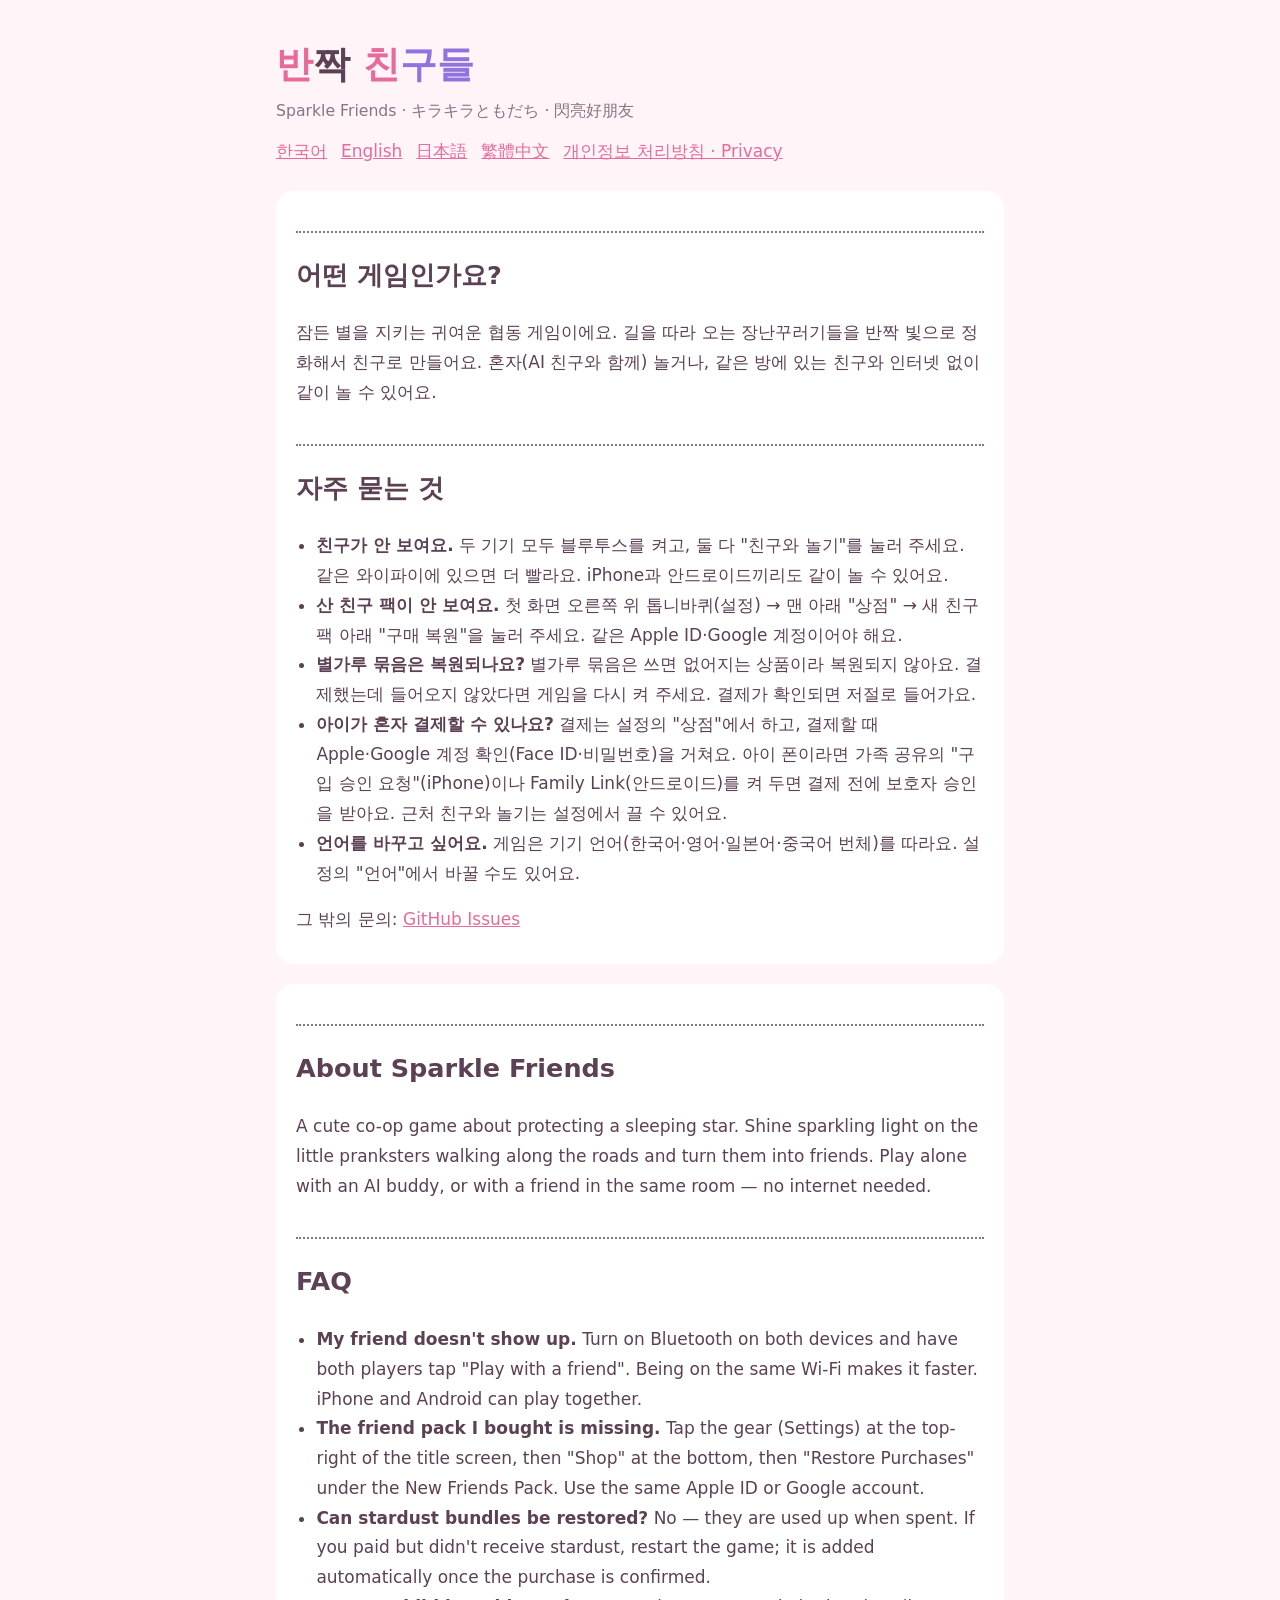
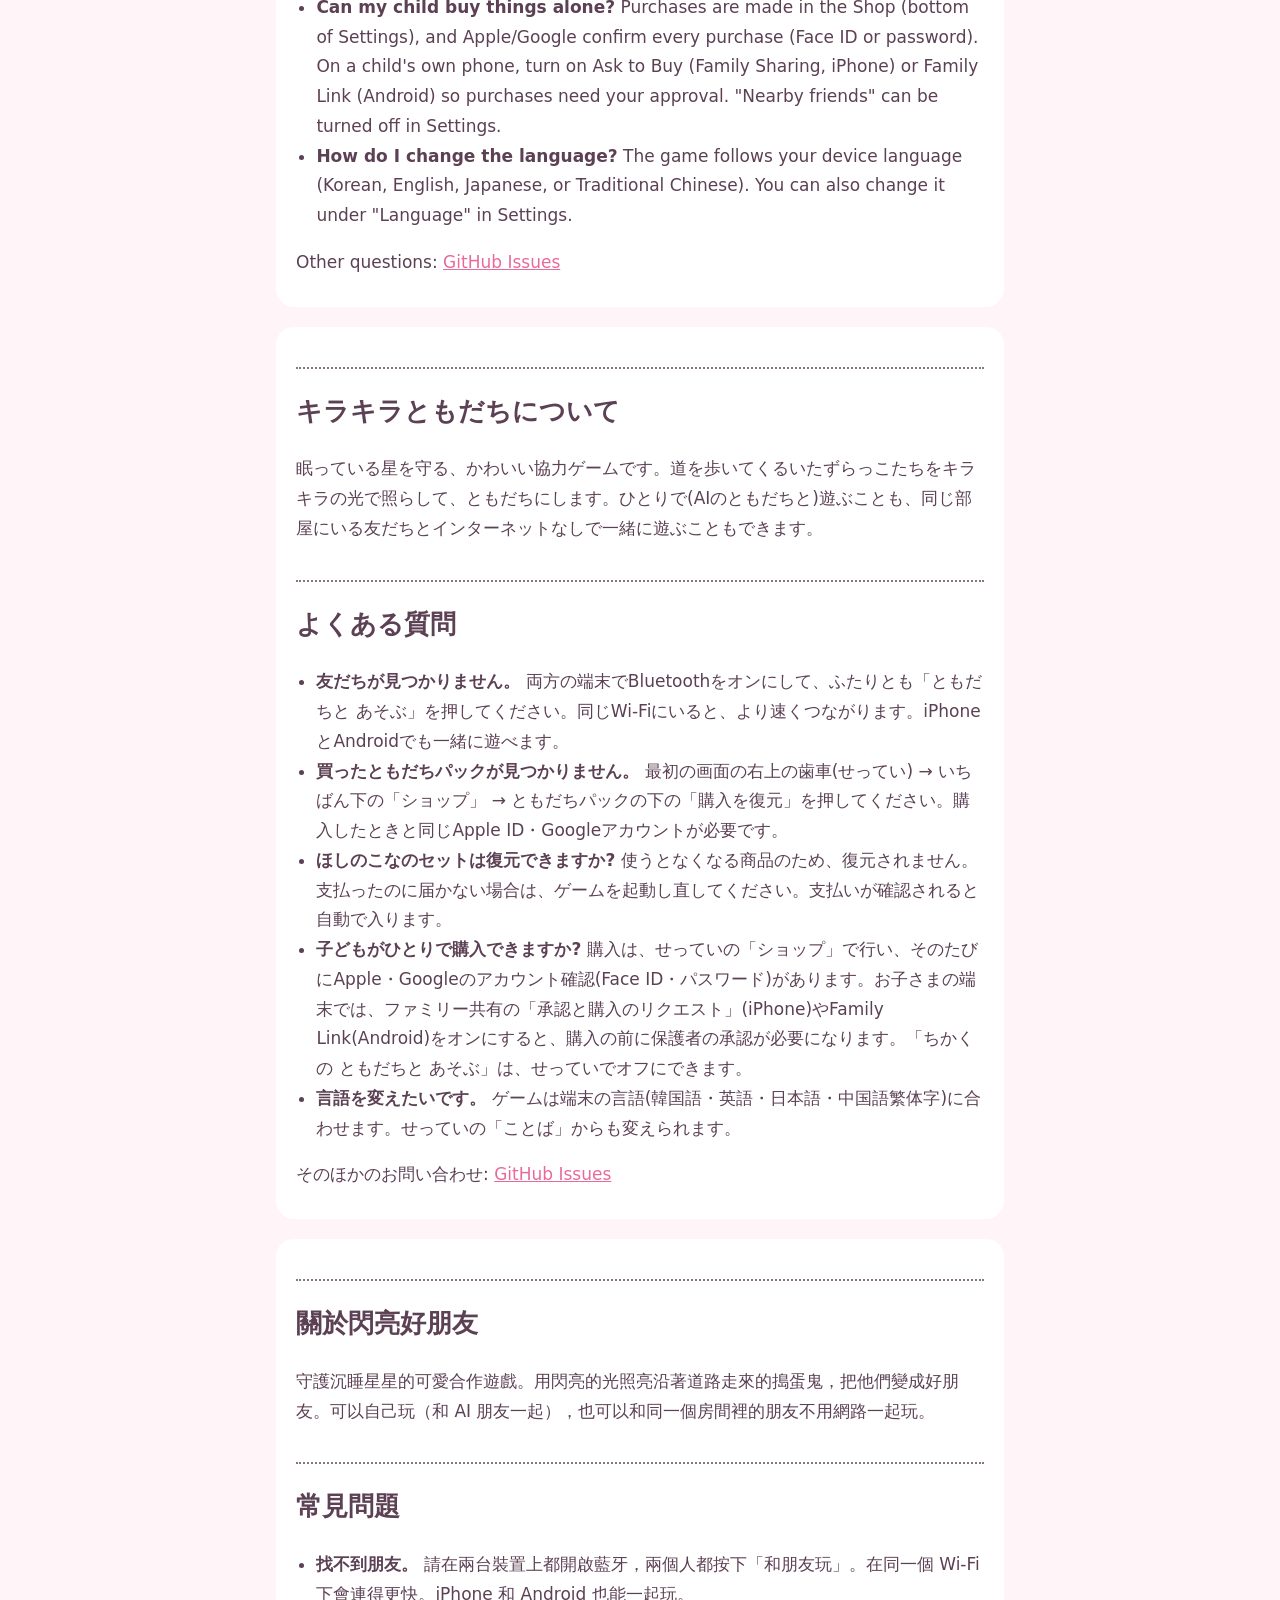
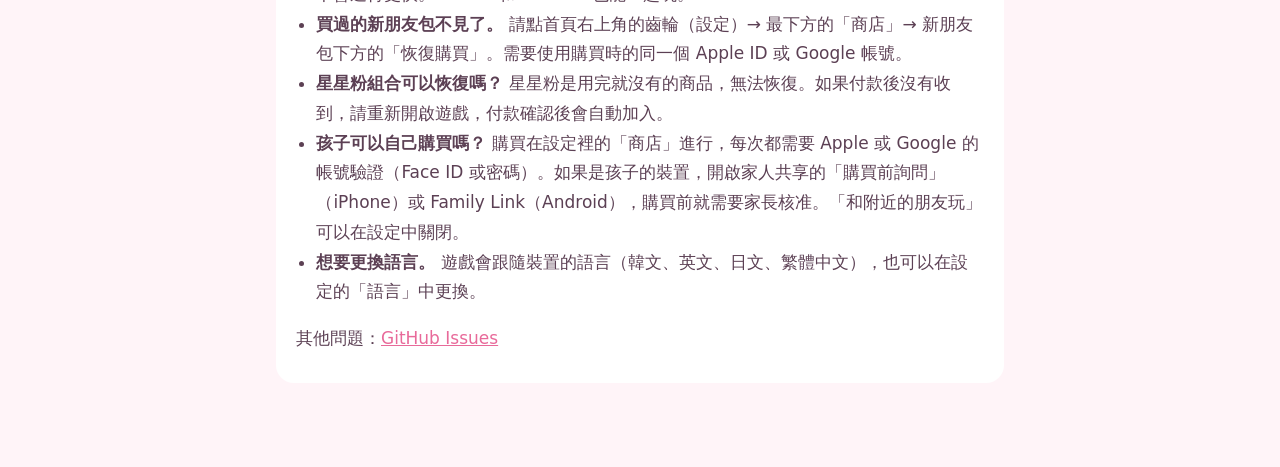
<file: index.html>
<!doctype html>
<html lang="ko">
<head>
<meta charset="utf-8">
<meta name="viewport" content="width=device-width, initial-scale=1">
<title>반짝 친구들 · 지원 / Support</title>
<link rel="stylesheet" href="style.css">
</head>
<body>
<main>
<h1><span class="b">반</span>짝 <span class="b">친</span><span class="r">구들</span><small>Sparkle Friends · キラキラともだち · 閃亮好朋友</small></h1>
<nav><a href="#ko">한국어</a><a href="#en">English</a><a href="#ja">日本語</a><a href="#zh-Hant">繁體中文</a><a href="privacy.html">개인정보 처리방침 · Privacy</a></nav>

<section id="ko" lang="ko">
<h2>어떤 게임인가요?</h2>
<p>잠든 별을 지키는 귀여운 협동 게임이에요. 길을 따라 오는 장난꾸러기들을 반짝 빛으로 정화해서 친구로 만들어요. 혼자(AI 친구와 함께) 놀거나, 같은 방에 있는 친구와 인터넷 없이 같이 놀 수 있어요.</p>
<h2>자주 묻는 것</h2>
<ul>
<li><strong>친구가 안 보여요.</strong> 두 기기 모두 블루투스를 켜고, 둘 다 "친구와 놀기"를 눌러 주세요. 같은 와이파이에 있으면 더 빨라요. iPhone과 안드로이드끼리도 같이 놀 수 있어요.</li>
<li><strong>산 친구 팩이 안 보여요.</strong> 첫 화면 오른쪽 위 톱니바퀴(설정) → 맨 아래 "상점" → 새 친구 팩 아래 "구매 복원"을 눌러 주세요. 같은 Apple ID·Google 계정이어야 해요.</li>
<li><strong>별가루 묶음은 복원되나요?</strong> 별가루 묶음은 쓰면 없어지는 상품이라 복원되지 않아요. 결제했는데 들어오지 않았다면 게임을 다시 켜 주세요. 결제가 확인되면 저절로 들어가요.</li>
<li><strong>아이가 혼자 결제할 수 있나요?</strong> 결제는 설정의 "상점"에서 하고, 결제할 때 Apple·Google 계정 확인(Face ID·비밀번호)을 거쳐요. 아이 폰이라면 가족 공유의 "구입 승인 요청"(iPhone)이나 Family Link(안드로이드)를 켜 두면 결제 전에 보호자 승인을 받아요. 근처 친구와 놀기는 설정에서 끌 수 있어요.</li>
<li><strong>언어를 바꾸고 싶어요.</strong> 게임은 기기 언어(한국어·영어·일본어·중국어 번체)를 따라요. 설정의 "언어"에서 바꿀 수도 있어요.</li>
</ul>
<p>그 밖의 문의: <a href="https://github.com/SeungbinBaik/banchin/issues">GitHub Issues</a></p>
</section>

<section id="en" lang="en">
<h2>About Sparkle Friends</h2>
<p>A cute co-op game about protecting a sleeping star. Shine sparkling light on the little pranksters walking along the roads and turn them into friends. Play alone with an AI buddy, or with a friend in the same room — no internet needed.</p>
<h2>FAQ</h2>
<ul>
<li><strong>My friend doesn't show up.</strong> Turn on Bluetooth on both devices and have both players tap "Play with a friend". Being on the same Wi-Fi makes it faster. iPhone and Android can play together.</li>
<li><strong>The friend pack I bought is missing.</strong> Tap the gear (Settings) at the top-right of the title screen, then "Shop" at the bottom, then "Restore Purchases" under the New Friends Pack. Use the same Apple ID or Google account.</li>
<li><strong>Can stardust bundles be restored?</strong> No — they are used up when spent. If you paid but didn't receive stardust, restart the game; it is added automatically once the purchase is confirmed.</li>
<li><strong>Can my child buy things alone?</strong> Purchases are made in the Shop (bottom of Settings), and Apple/Google confirm every purchase (Face ID or password). On a child's own phone, turn on Ask to Buy (Family Sharing, iPhone) or Family Link (Android) so purchases need your approval. "Nearby friends" can be turned off in Settings.</li>
<li><strong>How do I change the language?</strong> The game follows your device language (Korean, English, Japanese, or Traditional Chinese). You can also change it under "Language" in Settings.</li>
</ul>
<p>Other questions: <a href="https://github.com/SeungbinBaik/banchin/issues">GitHub Issues</a></p>
</section>

<section id="ja" lang="ja">
<h2>キラキラともだちについて</h2>
<p>眠っている星を守る、かわいい協力ゲームです。道を歩いてくるいたずらっこたちをキラキラの光で照らして、ともだちにします。ひとりで(AIのともだちと)遊ぶことも、同じ部屋にいる友だちとインターネットなしで一緒に遊ぶこともできます。</p>
<h2>よくある質問</h2>
<ul>
<li><strong>友だちが見つかりません。</strong> 両方の端末でBluetoothをオンにして、ふたりとも「ともだちと あそぶ」を押してください。同じWi-Fiにいると、より速くつながります。iPhoneとAndroidでも一緒に遊べます。</li>
<li><strong>買ったともだちパックが見つかりません。</strong> 最初の画面の右上の歯車(せってい) → いちばん下の「ショップ」 → ともだちパックの下の「購入を復元」を押してください。購入したときと同じApple ID・Googleアカウントが必要です。</li>
<li><strong>ほしのこなのセットは復元できますか?</strong> 使うとなくなる商品のため、復元されません。支払ったのに届かない場合は、ゲームを起動し直してください。支払いが確認されると自動で入ります。</li>
<li><strong>子どもがひとりで購入できますか?</strong> 購入は、せっていの「ショップ」で行い、そのたびにApple・Googleのアカウント確認(Face ID・パスワード)があります。お子さまの端末では、ファミリー共有の「承認と購入のリクエスト」(iPhone)やFamily Link(Android)をオンにすると、購入の前に保護者の承認が必要になります。「ちかくの ともだちと あそぶ」は、せっていでオフにできます。</li>
<li><strong>言語を変えたいです。</strong> ゲームは端末の言語(韓国語・英語・日本語・中国語繁体字)に合わせます。せっていの「ことば」からも変えられます。</li>
</ul>
<p>そのほかのお問い合わせ: <a href="https://github.com/SeungbinBaik/banchin/issues">GitHub Issues</a></p>
</section>

<section id="zh-Hant" lang="zh-Hant">
<h2>關於閃亮好朋友</h2>
<p>守護沉睡星星的可愛合作遊戲。用閃亮的光照亮沿著道路走來的搗蛋鬼，把他們變成好朋友。可以自己玩（和 AI 朋友一起），也可以和同一個房間裡的朋友不用網路一起玩。</p>
<h2>常見問題</h2>
<ul>
<li><strong>找不到朋友。</strong> 請在兩台裝置上都開啟藍牙，兩個人都按下「和朋友玩」。在同一個 Wi-Fi 下會連得更快。iPhone 和 Android 也能一起玩。</li>
<li><strong>買過的新朋友包不見了。</strong> 請點首頁右上角的齒輪（設定）→ 最下方的「商店」→ 新朋友包下方的「恢復購買」。需要使用購買時的同一個 Apple ID 或 Google 帳號。</li>
<li><strong>星星粉組合可以恢復嗎？</strong> 星星粉是用完就沒有的商品，無法恢復。如果付款後沒有收到，請重新開啟遊戲，付款確認後會自動加入。</li>
<li><strong>孩子可以自己購買嗎？</strong> 購買在設定裡的「商店」進行，每次都需要 Apple 或 Google 的帳號驗證（Face ID 或密碼）。如果是孩子的裝置，開啟家人共享的「購買前詢問」（iPhone）或 Family Link（Android），購買前就需要家長核准。「和附近的朋友玩」可以在設定中關閉。</li>
<li><strong>想要更換語言。</strong> 遊戲會跟隨裝置的語言（韓文、英文、日文、繁體中文），也可以在設定的「語言」中更換。</li>
</ul>
<p>其他問題：<a href="https://github.com/SeungbinBaik/banchin/issues">GitHub Issues</a></p>
</section>
</main>
</body>
</html>
</file>
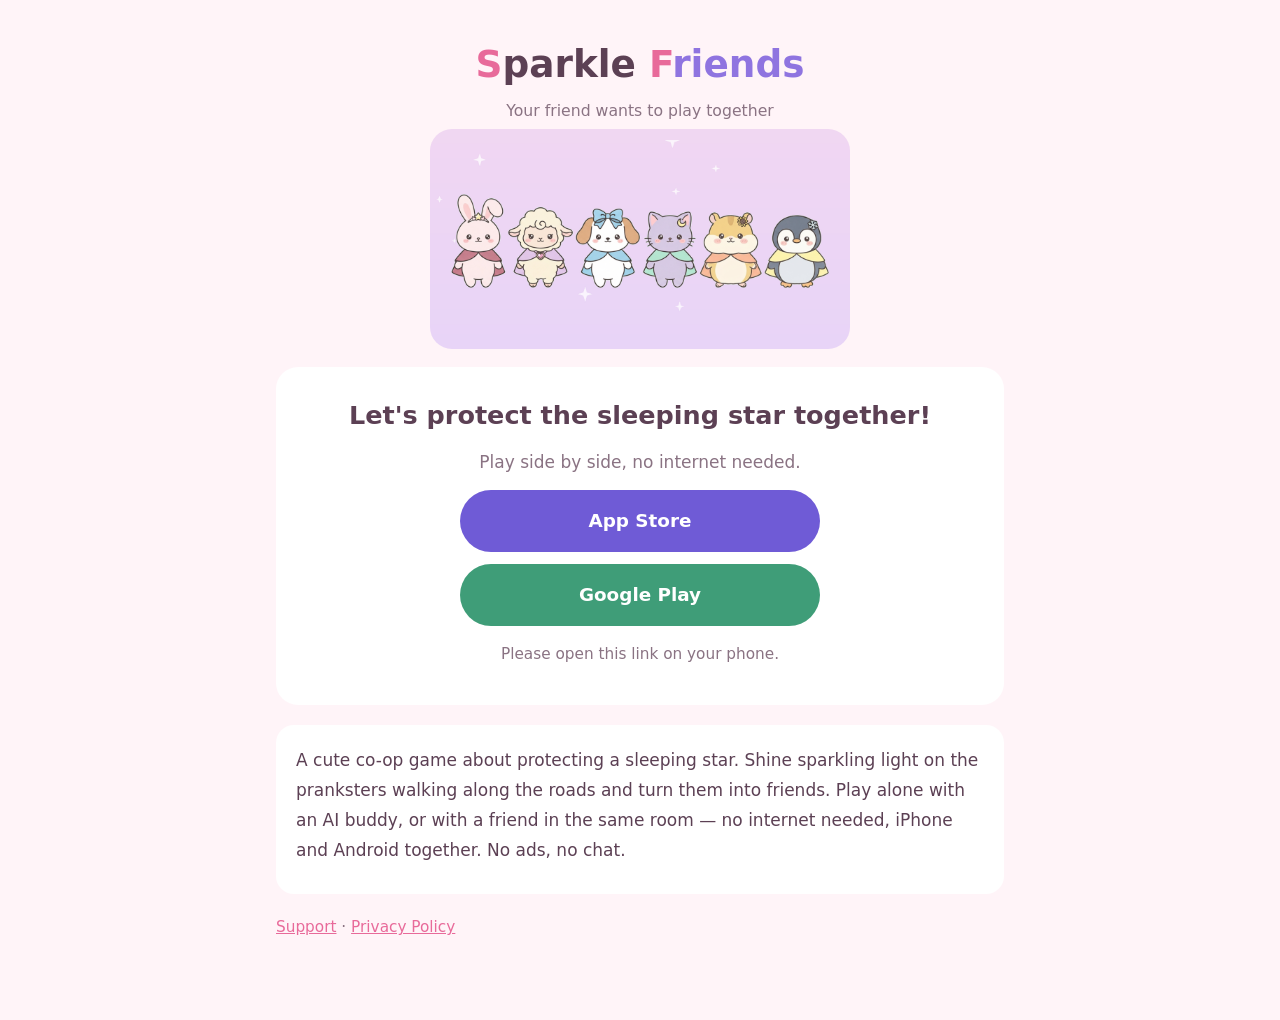
<file: i/index.html>
<!doctype html>
<html lang="ko">
<head>
<meta charset="utf-8">
<meta name="viewport" content="width=device-width, initial-scale=1">
<title>같이 놀자! · 반짝 친구들</title>
<meta name="description" content="잠든 별을 지키는 귀여운 협동 게임, 반짝 친구들. 인터넷 없이 옆에서 같이 놀아요.">
<meta property="og:type" content="website">
<meta property="og:title" content="같이 놀자! · 반짝 친구들">
<meta property="og:description" content="잠든 별을 지키는 귀여운 협동 게임. 인터넷 없이 옆에서 같이 놀아요.">
<meta property="og:image" content="https://banchin.edureserve.com/img/og.png">
<meta property="og:image:width" content="1200">
<meta property="og:image:height" content="630">
<meta name="twitter:card" content="summary_large_image">
<link rel="stylesheet" href="../style.css">
<style>
  /* 친구에게 알려 주기 링크 안내 페이지 — 기기에 맞는 스토어로 (앱이 있으면 스토어에 "열기"가 나온다) */
  .hero { width: 100%; max-width: 420px; display: block; margin: 0 auto; border-radius: 22px; }
  .card { background: var(--card); border-radius: 22px; padding: 22px 20px; margin: 18px 0; text-align: center; }
  .lead { font-size: 1.5em; font-weight: 800; margin: 4px 0 10px; }
  .sub { color: var(--muted); margin: 0; }
  .btn { display: block; margin: 12px auto; max-width: 360px; padding: 15px 18px; border-radius: 999px; color: #fff; font-weight: 700; text-decoration: none; font-size: 1.08em; }
  .btn.app { background: var(--pink); }
  .btn.ios { background: #6f5bd6; }
  .btn.android { background: #3f9d78; }
  .hide { display: none; }
  h1 { text-align: center; }
</style>
</head>
<body>
<main>
<h1><span id="logo"><span class="b">반</span>짝 <span class="b">친</span><span class="r">구들</span></span><small id="sub">친구가 같이 놀자고 해요</small></h1>
<img class="hero" id="hero" src="../img/og.png" alt="반짝 친구들의 여섯 친구: 토끼, 양, 강아지, 고양이, 햄스터, 펭귄">

<div class="card">
  <p class="lead" id="lead">같이 잠든 별을 지켜요!</p>
  <p class="sub" id="ask">인터넷 없이 옆에서 같이 놀 수 있어요.</p>
  <!-- 휴대폰이면 그 기기의 스토어로 (아래 스크립트) -->
  <a class="btn app" id="go" href="#">받으러 가기</a>
  <!-- 컴퓨터에서 열었을 때만 -->
  <a class="btn ios hide" id="ios" href="https://apps.apple.com/app/id6824316058">App Store</a>
  <a class="btn android hide" id="android" href="https://play.google.com/store/apps/details?id=com.seungbin.banchin&amp;referrer=utm_source%3Dinvite%26utm_medium%3Dshare%26utm_campaign%3Dapp">Google Play</a>
  <p class="muted hide" id="pc">휴대폰에서 이 링크를 열어 주세요.</p>
</div>

<section>
<p id="about">잠든 별을 지키는 귀여운 협동 게임이에요. 길을 따라 오는 장난꾸러기들을 반짝 빛으로 정화해 친구로 만들어요. 혼자(AI 친구와) 놀거나, 같은 방 친구와 인터넷 없이 같이 놀 수 있어요. iPhone과 안드로이드끼리도 돼요. 광고와 채팅은 없어요.</p>
<p class="muted" id="about-en">A cute co-op game about keeping a sleeping star safe. Your friend wants to play together!</p>
</section>
<p class="muted"><a href="../" id="support">지원</a> · <a href="../privacy.html" id="privacy">개인정보 처리방침</a></p>
</main>
<script>
  // 링크에는 아무 정보도 없다. 글은 브라우저 언어로, 단추는 기기에 맞는 스토어로.
  (function () {
    // 게임과 같은 넷: 한국어·영어·일본어·번체, 그 밖은 영어. HTML 기본은 한국어
    var nav = (navigator.language || "ko").toLowerCase();
    var lang = /^ko/.test(nav) ? "ko" : /^ja/.test(nav) ? "ja" : /^zh/.test(nav) ? "zh" : "en";
    var T = {
      en: { title: "Let's play! · Sparkle Friends", logo: '<span class="b">S</span>parkle <span class="b">F</span><span class="r">riends</span>',
            sub: "Your friend wants to play together", lead: "Let's protect the sleeping star together!", ask: "Play side by side, no internet needed.",
            go: "Get the app", pc: "Please open this link on your phone.",
            about: "A cute co-op game about protecting a sleeping star. Shine sparkling light on the pranksters walking along the roads and turn them into friends. Play alone with an AI buddy, or with a friend in the same room — no internet needed, iPhone and Android together. No ads, no chat.",
            support: "Support", privacy: "Privacy Policy", alt: "The six Sparkle Friends: bunny, lamb, puppy, kitty, hamster and penguin" },
      ja: { title: "いっしょに あそぼう！ · キラキラともだち", logo: '<span class="b">キラ</span>キラ<span class="b">とも</span><span class="r">だち</span>',
            sub: "ともだちが いっしょに あそぼうって", lead: "いっしょに ねむる ほしを まもろう！", ask: "インターネット なしで となりで いっしょに あそべるよ。",
            go: "アプリを もらう", pc: "スマホで このリンクを ひらいてね。",
            about: "眠っている星を守る、かわいい協力ゲームです。道を歩いてくるいたずらっこたちをキラキラの光で照らして、ともだちにします。ひとりで(AIのともだちと)遊ぶことも、同じ部屋の友だちとインターネットなしで一緒に遊ぶこともできます。iPhoneとAndroidでも遊べます。広告やチャットはありません。",
            support: "サポート", privacy: "プライバシーポリシー", alt: "キラキラともだちの 6にん: うさぎ、ひつじ、いぬ、ねこ、ハムスター、ペンギン" },
      zh: { title: "一起來玩吧！ · 閃亮好朋友", logo: '<span class="b">閃</span>亮好朋<span class="b">友</span>',
            sub: "朋友想和你一起玩", lead: "一起守護沉睡的星星！", ask: "不用網路，在旁邊就能一起玩。",
            go: "下載 App", pc: "請用手機打開這個連結。",
            about: "守護沉睡星星的可愛合作遊戲。用閃亮的光照亮沿著道路走來的搗蛋鬼，把他們變成好朋友。可以自己玩（和 AI 朋友一起），也可以和同一個房間的朋友不用網路一起玩，iPhone 和 Android 也能一起玩。沒有廣告，也沒有聊天。",
            support: "支援", privacy: "隱私權政策", alt: "閃亮好朋友的六位朋友：兔子、綿羊、小狗、小貓、倉鼠和企鵝" }
    }[lang];
    if (T) {
      document.documentElement.lang = lang === "zh" ? "zh-Hant" : lang;
      document.title = T.title;
      document.getElementById("logo").innerHTML = T.logo; // 고정 글만
      ["sub", "lead", "ask", "go", "pc", "about", "support", "privacy"].forEach(function (id) {
        document.getElementById(id).textContent = T[id];
      });
      document.getElementById("hero").alt = T.alt;
      document.getElementById("about-en").classList.add("hide");
    }
    // 기기는 브라우저가 알려 주는 User-Agent로 안다
    var ua = navigator.userAgent || "";
    var ios = /iPhone|iPad|iPod/.test(ua) || (/Macintosh/.test(ua) && navigator.maxTouchPoints > 1);
    var android = /Android/.test(ua);
    var go = document.getElementById("go");
    if (ios) {
      go.href = document.getElementById("ios").href;
    } else if (android) {
      go.href = document.getElementById("android").href;
    } else {
      go.classList.add("hide");
      document.getElementById("ios").classList.remove("hide");
      document.getElementById("android").classList.remove("hide");
      document.getElementById("pc").classList.remove("hide");
    }
  })();
</script>
</body>
</html>
</file>
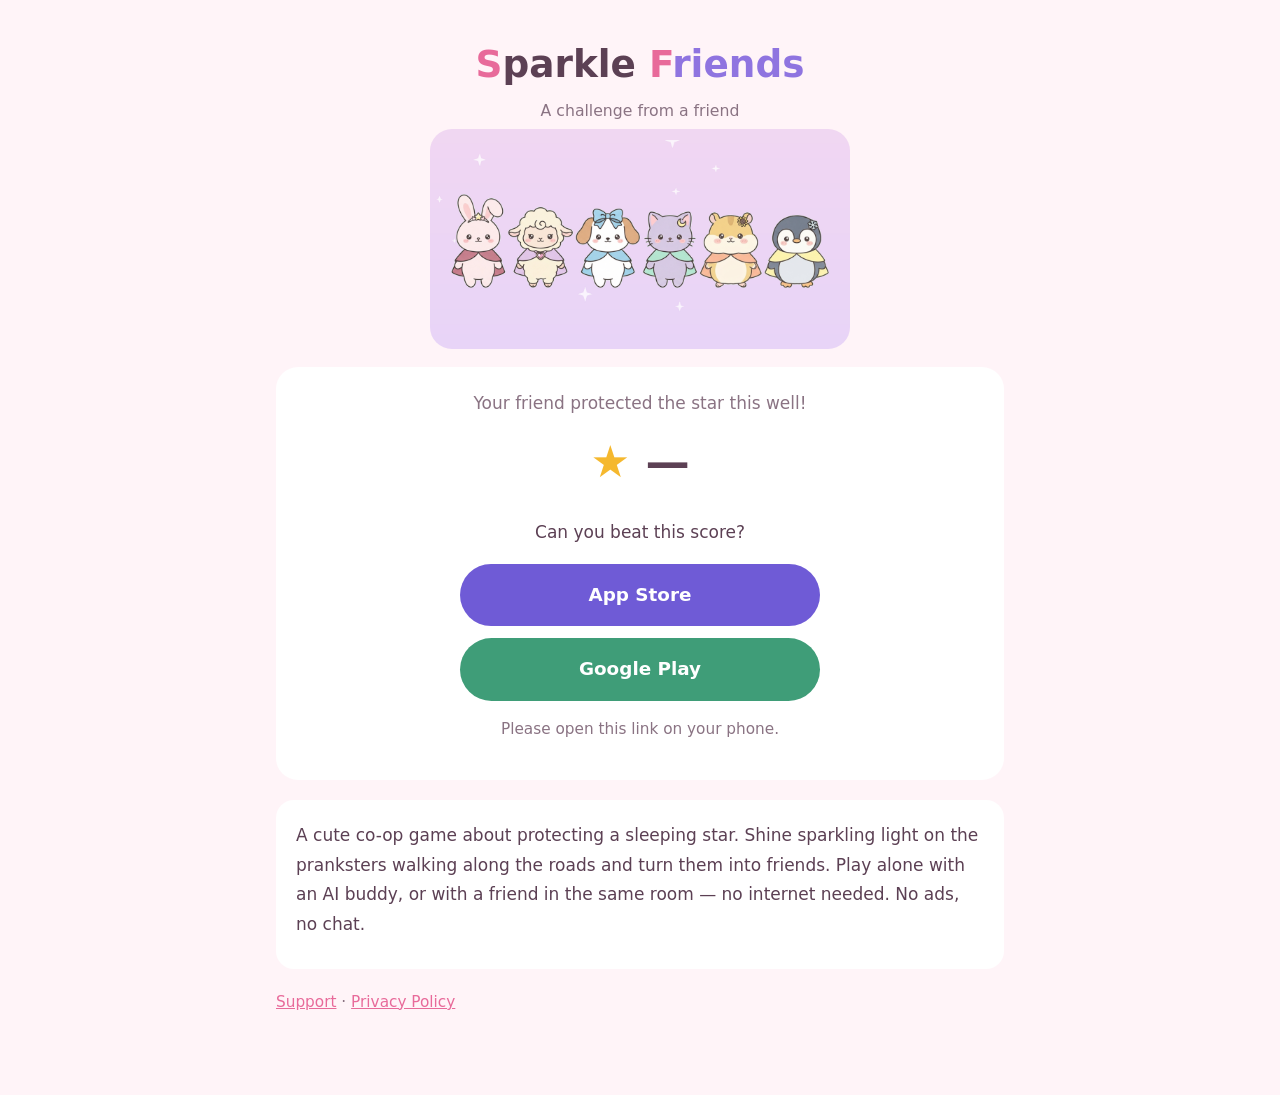
<file: r/index.html>
<!doctype html>
<html lang="ko">
<head>
<meta charset="utf-8">
<meta name="viewport" content="width=device-width, initial-scale=1">
<title>친구의 도전장 · 반짝 친구들</title>
<meta name="description" content="잠든 별을 지키는 귀여운 협동 게임, 반짝 친구들. 친구가 세운 기록에 도전해 보세요.">
<meta property="og:type" content="website">
<meta property="og:title" content="친구가 보낸 도전장! · 반짝 친구들">
<meta property="og:description" content="잠든 별을 지키는 귀여운 협동 게임. 친구 기록에 도전해 볼래요?">
<meta property="og:image" content="https://banchin.edureserve.com/img/og.png">
<meta property="og:image:width" content="1200">
<meta property="og:image:height" content="630">
<meta name="twitter:card" content="summary_large_image">
<link rel="stylesheet" href="../style.css">
<style>
  /* 자랑하기 링크 안내 페이지 — 앱이 있으면 앱으로(유니버설 링크·앱 링크가 먼저 가로챈다), 없으면 기기에 맞는 스토어로 */
  .hero { width: 100%; max-width: 420px; display: block; margin: 0 auto; border-radius: 22px; }
  .card { background: var(--card); border-radius: 22px; padding: 22px 20px; margin: 18px 0; text-align: center; }
  .score { font-size: 2.6em; font-weight: 800; margin: 4px 0; }
  .score .star { color: #f5b82e; }
  .sub { color: var(--muted); margin: 0; }
  .btn { display: block; margin: 12px auto; max-width: 360px; padding: 15px 18px; border-radius: 999px; color: #fff; font-weight: 700; text-decoration: none; font-size: 1.08em; }
  .btn.app { background: var(--pink); }
  .btn.ios { background: #6f5bd6; }
  .btn.android { background: #3f9d78; }
  .hide { display: none; }
  h1 { text-align: center; }
</style>
</head>
<body>
<main>
<h1><span id="logo"><span class="b">반</span>짝 <span class="b">친</span><span class="r">구들</span></span><small id="sub">친구가 보낸 도전장</small></h1>
<img class="hero" id="hero" src="../img/og.png" alt="반짝 친구들의 여섯 친구: 토끼, 양, 강아지, 고양이, 햄스터, 펭귄">

<div class="card">
  <p class="sub" id="lead">친구가 이만큼 별을 지켰어요!</p>
  <p class="score"><span class="star">★</span> <span id="score">—</span></p>
  <p class="sub" id="wave"></p>
  <p id="ask">이 기록을 넘어 볼래요?</p>
  <!-- 단추 하나: 앱이 있으면 앱으로, 없으면 이 기기의 스토어로 (아래 스크립트) -->
  <a class="btn app" id="go" href="#">도전하기</a>
  <p class="muted hide" id="have"><a id="have-link" href="#">앱이 이미 있다면 여기를 눌러요</a></p>
  <!-- 컴퓨터에서 열었을 때만 -->
  <a class="btn ios hide" id="ios" href="https://apps.apple.com/app/id6824316058">App Store</a>
  <a class="btn android hide" id="android" href="https://play.google.com/store/apps/details?id=com.seungbin.banchin&amp;referrer=utm_source%3Dbrag%26utm_medium%3Dshare%26utm_campaign%3Drecord">Google Play</a>
  <p class="muted hide" id="pc">휴대폰에서 이 링크를 열어 주세요.</p>
</div>

<section>
<p id="about">잠든 별을 지키는 귀여운 협동 게임이에요. 길을 따라 오는 장난꾸러기들을 반짝 빛으로 정화해 친구로 만들어요. 혼자(AI 친구와) 놀거나, 같은 방 친구와 인터넷 없이 같이 놀 수 있어요. 광고와 채팅은 없어요.</p>
<p class="muted" id="about-en">A cute co-op game about keeping a sleeping star safe. Your friend challenged you to beat their score!</p>
</section>
<p class="muted"><a href="../" id="support">지원</a> · <a href="../privacy.html" id="privacy">개인정보 처리방침</a></p>
</main>
<script>
  // 링크의 숫자만 읽는다 (이름·기기 정보는 링크에 없다). 범위를 벗어나면 보여 주지 않는다.
  (function () {
    // 글은 브라우저 언어로 (게임과 같은 넷: 한국어·영어·일본어·번체, 그 밖은 영어). HTML 기본은 한국어
    var nav = (navigator.language || "ko").toLowerCase();
    var lang = /^ko/.test(nav) ? "ko" : /^ja/.test(nav) ? "ja" : /^zh/.test(nav) ? "zh" : "en";
    var T = {
      ko: { locale: "ko-KR", pts: "{n}점", wave: "{w}웨이브까지" },
      en: { locale: "en-US", title: "A friend's challenge · Sparkle Friends", logo: '<span class="b">S</span>parkle <span class="b">F</span><span class="r">riends</span>',
            sub: "A challenge from a friend", lead: "Your friend protected the star this well!", pts: "{n} pts", wave: "Up to wave {w}",
            ask: "Can you beat this score?", go: "Take the challenge", have: "Already have the app? Tap here", pc: "Please open this link on your phone.",
            about: "A cute co-op game about protecting a sleeping star. Shine sparkling light on the pranksters walking along the roads and turn them into friends. Play alone with an AI buddy, or with a friend in the same room — no internet needed. No ads, no chat.",
            support: "Support", privacy: "Privacy Policy", alt: "The six Sparkle Friends: bunny, lamb, puppy, kitty, hamster and penguin" },
      ja: { locale: "ja-JP", title: "ちょうせんじょう · キラキラともだち", logo: '<span class="b">キラ</span>キラ<span class="b">とも</span><span class="r">だち</span>',
            sub: "ともだちからの ちょうせんじょう", lead: "ともだちが ここまで ほしを まもったよ！", pts: "{n}てん", wave: "{w}ウェーブまで",
            ask: "この きろくを こえられるかな？", go: "ちょうせんする", have: "アプリが もう ある ときは ここを おしてね", pc: "スマホで このリンクを ひらいてね。",
            about: "眠っている星を守る、かわいい協力ゲームです。道を歩いてくるいたずらっこたちをキラキラの光で照らして、ともだちにします。ひとりで(AIのともだちと)遊ぶことも、同じ部屋の友だちとインターネットなしで一緒に遊ぶこともできます。広告やチャットはありません。",
            support: "サポート", privacy: "プライバシーポリシー", alt: "キラキラともだちの 6にん: うさぎ、ひつじ、いぬ、ねこ、ハムスター、ペンギン" },
      zh: { locale: "zh-TW", title: "朋友的挑戰書 · 閃亮好朋友", logo: '<span class="b">閃</span>亮好朋<span class="b">友</span>',
            sub: "朋友寄來的挑戰書", lead: "朋友守護了這麼久的星星！", pts: "{n}分", wave: "到第{w}波",
            ask: "能超越這個紀錄嗎？", go: "接受挑戰", have: "已經有 App 了嗎？請點這裡", pc: "請用手機打開這個連結。",
            about: "守護沉睡星星的可愛合作遊戲。用閃亮的光照亮沿著道路走來的搗蛋鬼，把他們變成好朋友。可以自己玩（和 AI 朋友一起），也可以和同一個房間的朋友不用網路一起玩。沒有廣告，也沒有聊天。",
            support: "支援", privacy: "隱私權政策", alt: "閃亮好朋友的六位朋友：兔子、綿羊、小狗、小貓、倉鼠和企鵝" }
    }[lang];
    if (lang !== "ko") {
      document.documentElement.lang = lang === "zh" ? "zh-Hant" : lang;
      document.title = T.title;
      document.getElementById("logo").innerHTML = T.logo; // 고정 글만 (링크의 값은 넣지 않는다)
      ["sub", "lead", "ask", "go", "have-link", "pc", "about", "support", "privacy"].forEach(function (id) {
        document.getElementById(id).textContent = T[id === "have-link" ? "have" : id];
      });
      document.getElementById("hero").alt = T.alt;
      document.getElementById("about-en").classList.add("hide");
    }
    var q = new URLSearchParams(location.search);
    var s = parseInt(q.get("s") || "", 10);
    var w = parseInt(q.get("w") || "", 10);
    if (s >= 0 && s <= 9999999) document.getElementById("score").textContent = T.pts.replace("{n}", s.toLocaleString(T.locale));
    if (w >= 1 && w <= 999) document.getElementById("wave").textContent = T.wave.replace("{w}", w);
    // 기기는 브라우저가 알려 주는 User-Agent로 안다. 앱이 깔렸는지는 웹이 알 수 없다(iOS) → 앱을 먼저 열어 보고 안 되면 스토어로.
    var ua = navigator.userAgent || "";
    var ios = /iPhone|iPad|iPod/.test(ua) || (/Macintosh/.test(ua) && navigator.maxTouchPoints > 1);
    var android = /Android/.test(ua);
    // 앱 안 브라우저(카카오톡·네이버·인스타그램·페이스북·라인·다음): 유니버설 링크로 앱을 열지 않는다
    var inApp = /KAKAOTALK|NAVER\(inapp|Instagram|FBAN|FBAV|Line\/|DaumApps|everytimeApp/i.test(ua);
    var play = document.getElementById("android").href;
    var appStore = document.getElementById("ios").href;
    var query = location.search.replace(/^\?/, "");
    var scheme = "banchin://r?" + query;
    var go = document.getElementById("go");
    function tryApp() {
      // 앱이 열리면 이 페이지가 가려진다 → 스토어로 가지 않는다
      var timer = setTimeout(function () { if (!document.hidden) location.href = appStore; }, 1500);
      document.addEventListener("visibilitychange", function () { if (document.hidden) clearTimeout(timer); });
      location.href = scheme;
    }
    if (android) {
      // 안드로이드: 앱이 있으면 앱, 없으면 browser_fallback_url(Play)로 — 인텐트 하나로 끝난다
      go.href = "intent://r?" + query + "#Intent;scheme=banchin;package=com.seungbin.banchin;S.browser_fallback_url=" + encodeURIComponent(play) + ";end";
    } else if (ios && inApp) {
      go.addEventListener("click", function (e) { e.preventDefault(); tryApp(); });
    } else if (ios) {
      // 사파리: 앱이 있었다면 유니버설 링크가 이미 앱을 열었다 → 여기 있으면 거의 없는 것 → App Store
      go.href = appStore;
      var have = document.getElementById("have");
      document.getElementById("have-link").href = scheme;
      have.classList.remove("hide");
    } else {
      go.classList.add("hide");
      document.getElementById("ios").classList.remove("hide");
      document.getElementById("android").classList.remove("hide");
      document.getElementById("pc").classList.remove("hide");
    }
  })();
</script>
</body>
</html>
</file>
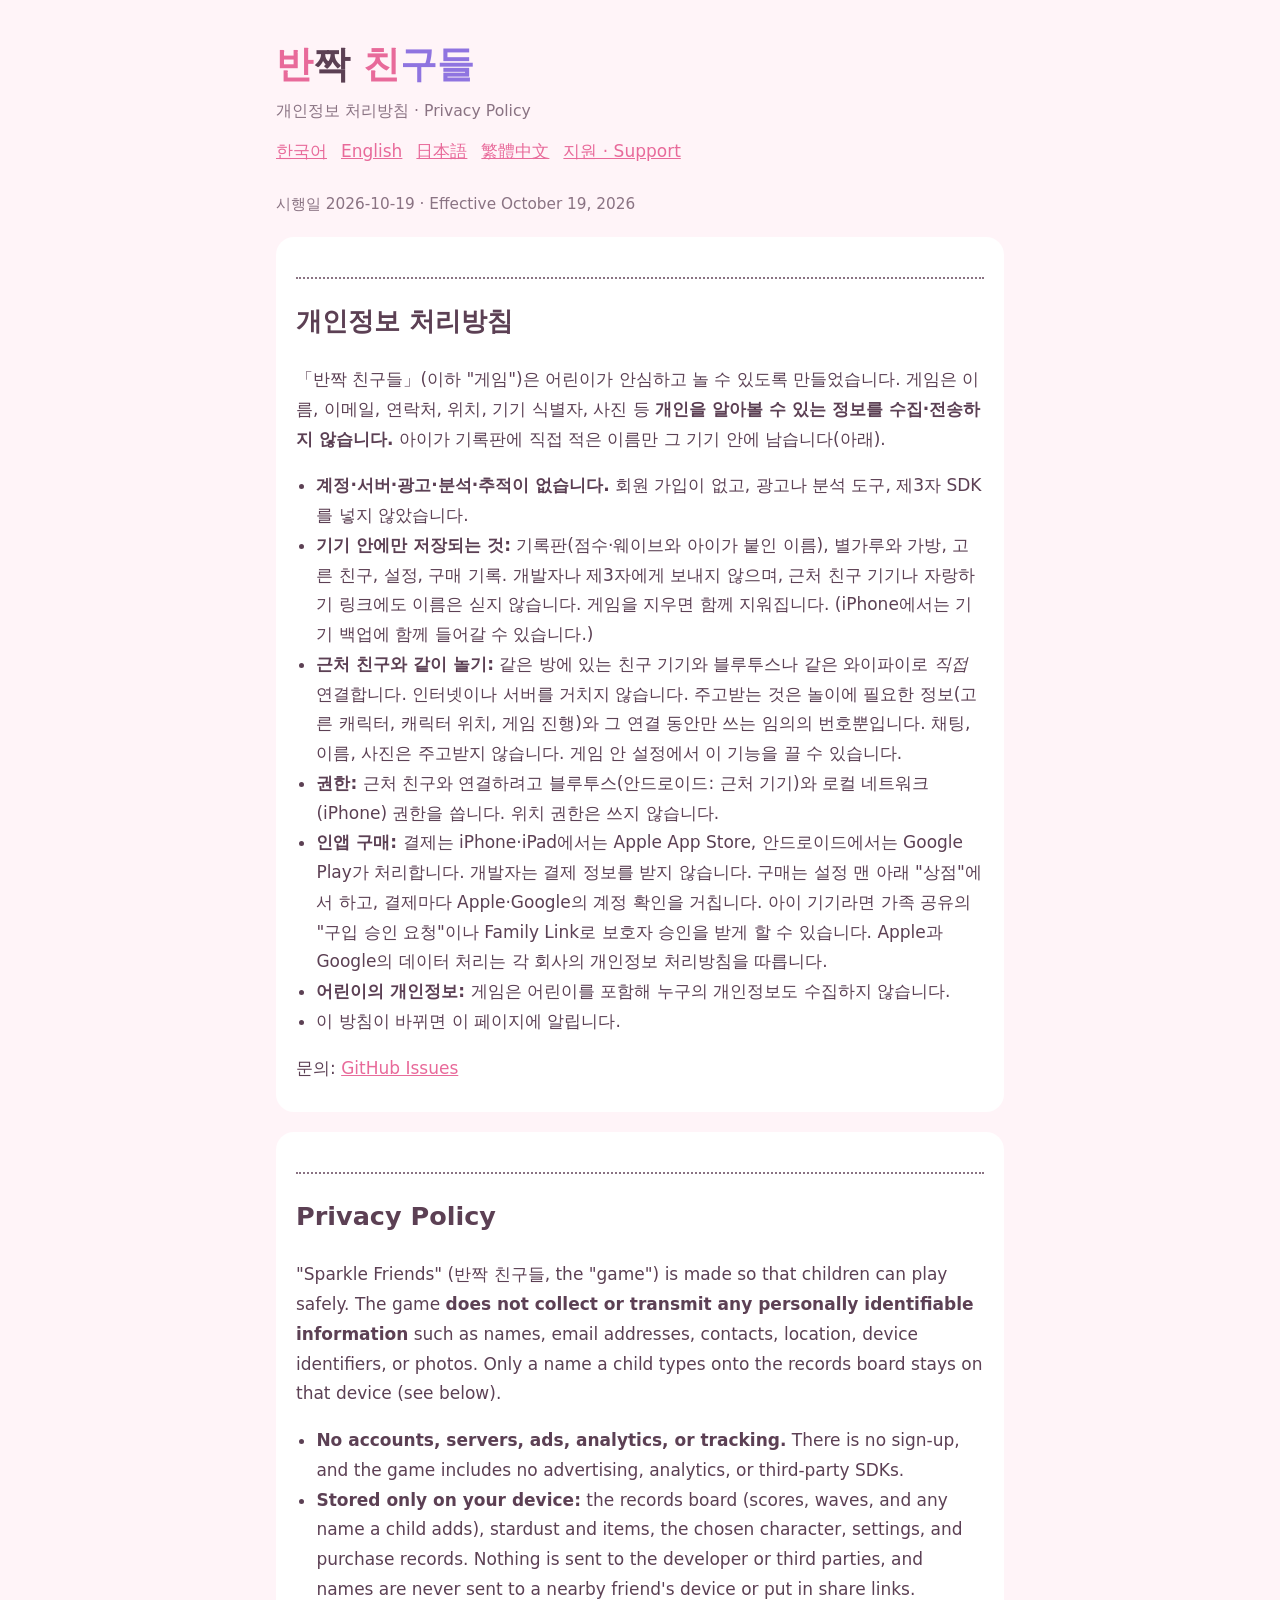
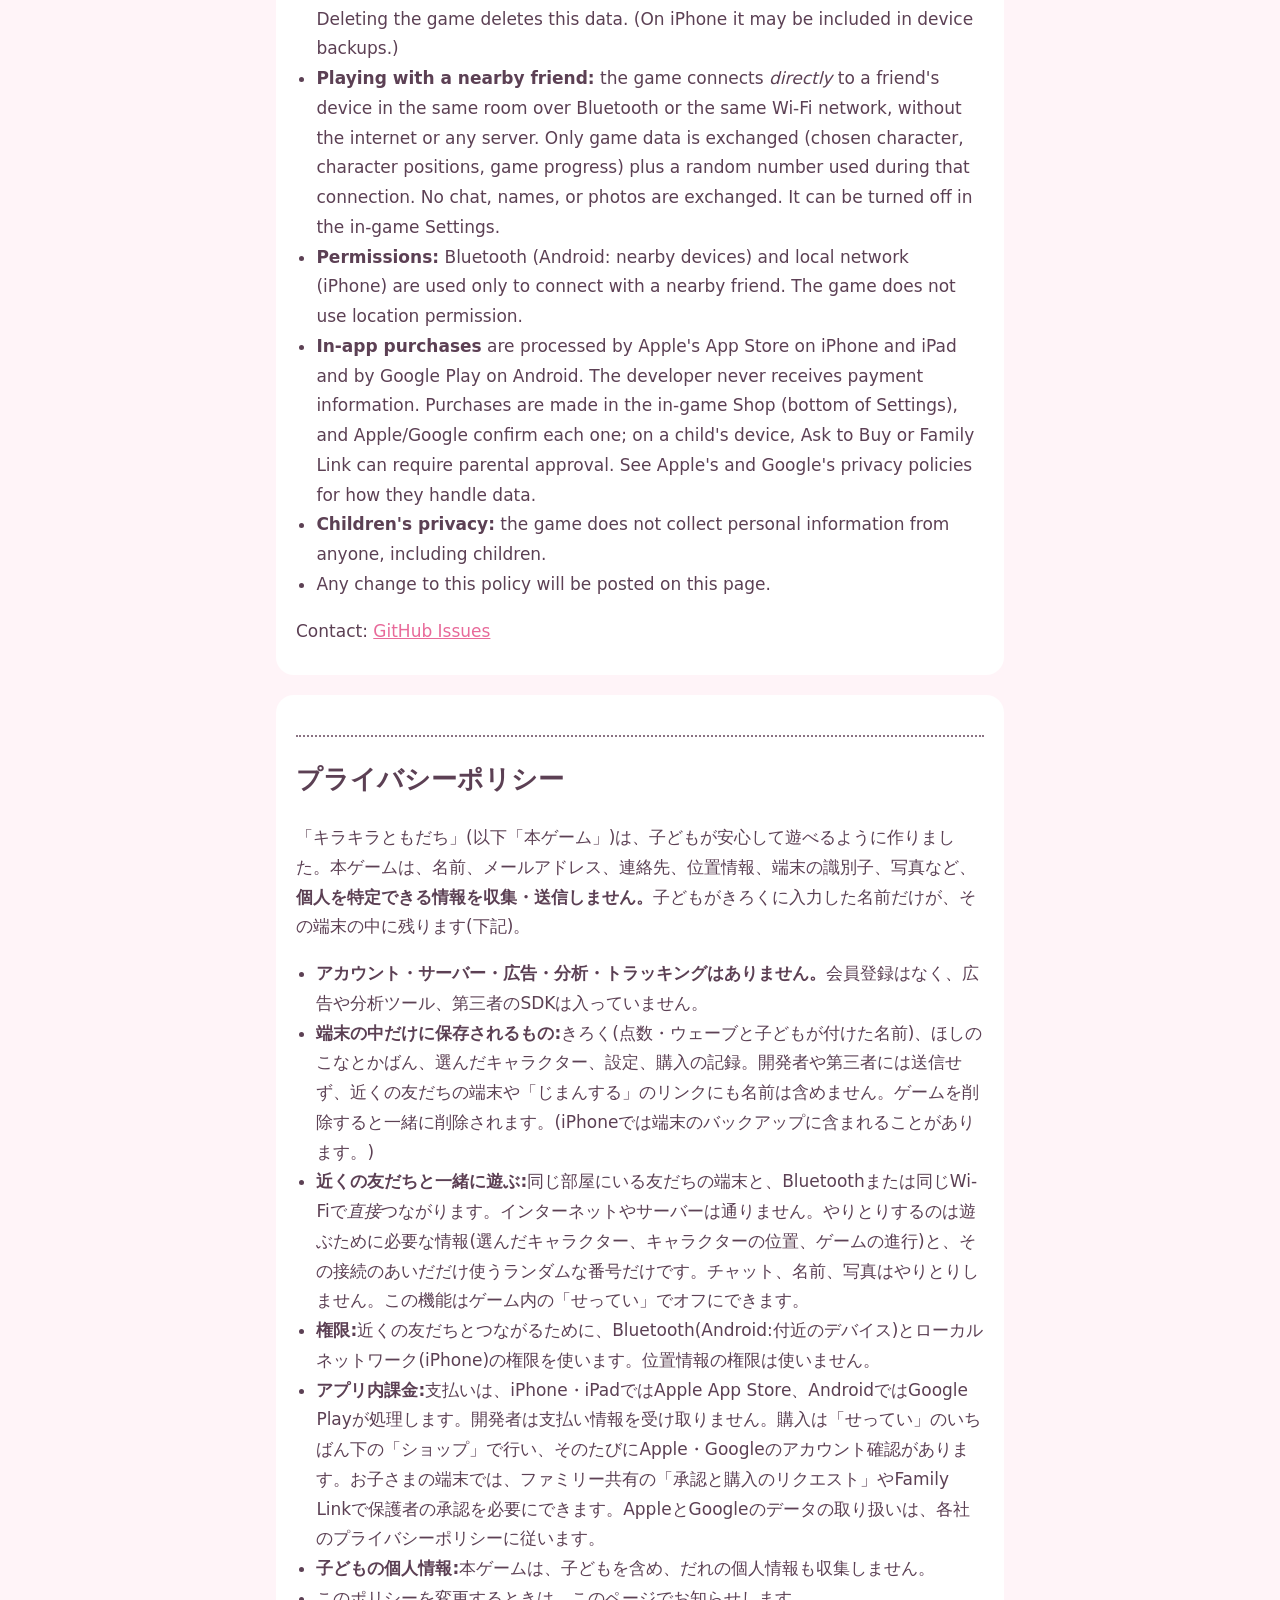
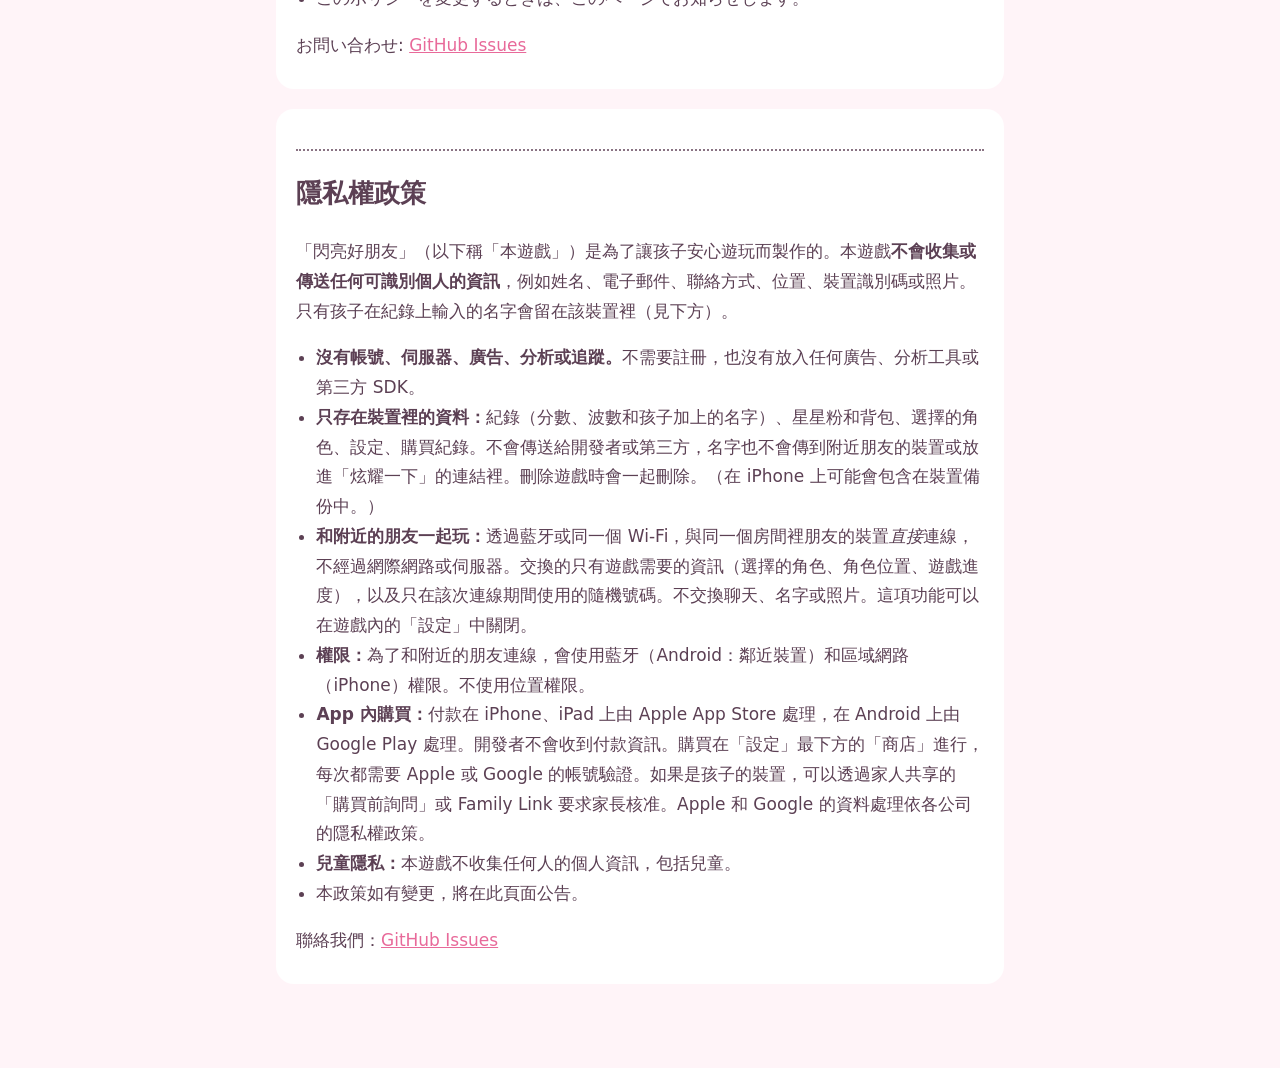
<file: privacy.html>
<!doctype html>
<html lang="ko">
<head>
<meta charset="utf-8">
<meta name="viewport" content="width=device-width, initial-scale=1">
<title>반짝 친구들 · 개인정보 처리방침 / Privacy Policy</title>
<link rel="stylesheet" href="style.css">
</head>
<body>
<main>
<h1><span class="b">반</span>짝 <span class="b">친</span><span class="r">구들</span><small>개인정보 처리방침 · Privacy Policy</small></h1>
<nav><a href="#ko">한국어</a><a href="#en">English</a><a href="#ja">日本語</a><a href="#zh-Hant">繁體中文</a><a href="./">지원 · Support</a></nav>
<p class="muted">시행일 2026-10-19 · Effective October 19, 2026</p>

<section id="ko" lang="ko">
<h2>개인정보 처리방침</h2>
<p>「반짝 친구들」(이하 "게임")은 어린이가 안심하고 놀 수 있도록 만들었습니다. 게임은 이름, 이메일, 연락처, 위치, 기기 식별자, 사진 등 <strong>개인을 알아볼 수 있는 정보를 수집·전송하지 않습니다.</strong> 아이가 기록판에 직접 적은 이름만 그 기기 안에 남습니다(아래).</p>
<ul>
<li><strong>계정·서버·광고·분석·추적이 없습니다.</strong> 회원 가입이 없고, 광고나 분석 도구, 제3자 SDK를 넣지 않았습니다.</li>
<li><strong>기기 안에만 저장되는 것:</strong> 기록판(점수·웨이브와 아이가 붙인 이름), 별가루와 가방, 고른 친구, 설정, 구매 기록. 개발자나 제3자에게 보내지 않으며, 근처 친구 기기나 자랑하기 링크에도 이름은 싣지 않습니다. 게임을 지우면 함께 지워집니다. (iPhone에서는 기기 백업에 함께 들어갈 수 있습니다.)</li>
<li><strong>근처 친구와 같이 놀기:</strong> 같은 방에 있는 친구 기기와 블루투스나 같은 와이파이로 <em>직접</em> 연결합니다. 인터넷이나 서버를 거치지 않습니다. 주고받는 것은 놀이에 필요한 정보(고른 캐릭터, 캐릭터 위치, 게임 진행)와 그 연결 동안만 쓰는 임의의 번호뿐입니다. 채팅, 이름, 사진은 주고받지 않습니다. 게임 안 설정에서 이 기능을 끌 수 있습니다.</li>
<li><strong>권한:</strong> 근처 친구와 연결하려고 블루투스(안드로이드: 근처 기기)와 로컬 네트워크(iPhone) 권한을 씁니다. 위치 권한은 쓰지 않습니다.</li>
<li><strong>인앱 구매:</strong> 결제는 iPhone·iPad에서는 Apple App Store, 안드로이드에서는 Google Play가 처리합니다. 개발자는 결제 정보를 받지 않습니다. 구매는 설정 맨 아래 "상점"에서 하고, 결제마다 Apple·Google의 계정 확인을 거칩니다. 아이 기기라면 가족 공유의 "구입 승인 요청"이나 Family Link로 보호자 승인을 받게 할 수 있습니다. Apple과 Google의 데이터 처리는 각 회사의 개인정보 처리방침을 따릅니다.</li>
<li><strong>어린이의 개인정보:</strong> 게임은 어린이를 포함해 누구의 개인정보도 수집하지 않습니다.</li>
<li>이 방침이 바뀌면 이 페이지에 알립니다.</li>
</ul>
<p>문의: <a href="https://github.com/SeungbinBaik/banchin/issues">GitHub Issues</a></p>
</section>

<section id="en" lang="en">
<h2>Privacy Policy</h2>
<p>"Sparkle Friends" (반짝 친구들, the "game") is made so that children can play safely. The game <strong>does not collect or transmit any personally identifiable information</strong> such as names, email addresses, contacts, location, device identifiers, or photos. Only a name a child types onto the records board stays on that device (see below).</p>
<ul>
<li><strong>No accounts, servers, ads, analytics, or tracking.</strong> There is no sign-up, and the game includes no advertising, analytics, or third-party SDKs.</li>
<li><strong>Stored only on your device:</strong> the records board (scores, waves, and any name a child adds), stardust and items, the chosen character, settings, and purchase records. Nothing is sent to the developer or third parties, and names are never sent to a nearby friend's device or put in share links. Deleting the game deletes this data. (On iPhone it may be included in device backups.)</li>
<li><strong>Playing with a nearby friend:</strong> the game connects <em>directly</em> to a friend's device in the same room over Bluetooth or the same Wi-Fi network, without the internet or any server. Only game data is exchanged (chosen character, character positions, game progress) plus a random number used during that connection. No chat, names, or photos are exchanged. It can be turned off in the in-game Settings.</li>
<li><strong>Permissions:</strong> Bluetooth (Android: nearby devices) and local network (iPhone) are used only to connect with a nearby friend. The game does not use location permission.</li>
<li><strong>In-app purchases</strong> are processed by Apple's App Store on iPhone and iPad and by Google Play on Android. The developer never receives payment information. Purchases are made in the in-game Shop (bottom of Settings), and Apple/Google confirm each one; on a child's device, Ask to Buy or Family Link can require parental approval. See Apple's and Google's privacy policies for how they handle data.</li>
<li><strong>Children's privacy:</strong> the game does not collect personal information from anyone, including children.</li>
<li>Any change to this policy will be posted on this page.</li>
</ul>
<p>Contact: <a href="https://github.com/SeungbinBaik/banchin/issues">GitHub Issues</a></p>
</section>

<section id="ja" lang="ja">
<h2>プライバシーポリシー</h2>
<p>「キラキラともだち」(以下「本ゲーム」)は、子どもが安心して遊べるように作りました。本ゲームは、名前、メールアドレス、連絡先、位置情報、端末の識別子、写真など、<strong>個人を特定できる情報を収集・送信しません。</strong>子どもがきろくに入力した名前だけが、その端末の中に残ります(下記)。</p>
<ul>
<li><strong>アカウント・サーバー・広告・分析・トラッキングはありません。</strong>会員登録はなく、広告や分析ツール、第三者のSDKは入っていません。</li>
<li><strong>端末の中だけに保存されるもの:</strong>きろく(点数・ウェーブと子どもが付けた名前)、ほしのこなとかばん、選んだキャラクター、設定、購入の記録。開発者や第三者には送信せず、近くの友だちの端末や「じまんする」のリンクにも名前は含めません。ゲームを削除すると一緒に削除されます。(iPhoneでは端末のバックアップに含まれることがあります。)</li>
<li><strong>近くの友だちと一緒に遊ぶ:</strong>同じ部屋にいる友だちの端末と、Bluetoothまたは同じWi-Fiで<em>直接</em>つながります。インターネットやサーバーは通りません。やりとりするのは遊ぶために必要な情報(選んだキャラクター、キャラクターの位置、ゲームの進行)と、その接続のあいだだけ使うランダムな番号だけです。チャット、名前、写真はやりとりしません。この機能はゲーム内の「せってい」でオフにできます。</li>
<li><strong>権限:</strong>近くの友だちとつながるために、Bluetooth(Android:付近のデバイス)とローカルネットワーク(iPhone)の権限を使います。位置情報の権限は使いません。</li>
<li><strong>アプリ内課金:</strong>支払いは、iPhone・iPadではApple App Store、AndroidではGoogle Playが処理します。開発者は支払い情報を受け取りません。購入は「せってい」のいちばん下の「ショップ」で行い、そのたびにApple・Googleのアカウント確認があります。お子さまの端末では、ファミリー共有の「承認と購入のリクエスト」やFamily Linkで保護者の承認を必要にできます。AppleとGoogleのデータの取り扱いは、各社のプライバシーポリシーに従います。</li>
<li><strong>子どもの個人情報:</strong>本ゲームは、子どもを含め、だれの個人情報も収集しません。</li>
<li>このポリシーを変更するときは、このページでお知らせします。</li>
</ul>
<p>お問い合わせ: <a href="https://github.com/SeungbinBaik/banchin/issues">GitHub Issues</a></p>
</section>

<section id="zh-Hant" lang="zh-Hant">
<h2>隱私權政策</h2>
<p>「閃亮好朋友」（以下稱「本遊戲」）是為了讓孩子安心遊玩而製作的。本遊戲<strong>不會收集或傳送任何可識別個人的資訊</strong>，例如姓名、電子郵件、聯絡方式、位置、裝置識別碼或照片。只有孩子在紀錄上輸入的名字會留在該裝置裡（見下方）。</p>
<ul>
<li><strong>沒有帳號、伺服器、廣告、分析或追蹤。</strong>不需要註冊，也沒有放入任何廣告、分析工具或第三方 SDK。</li>
<li><strong>只存在裝置裡的資料：</strong>紀錄（分數、波數和孩子加上的名字）、星星粉和背包、選擇的角色、設定、購買紀錄。不會傳送給開發者或第三方，名字也不會傳到附近朋友的裝置或放進「炫耀一下」的連結裡。刪除遊戲時會一起刪除。（在 iPhone 上可能會包含在裝置備份中。）</li>
<li><strong>和附近的朋友一起玩：</strong>透過藍牙或同一個 Wi-Fi，與同一個房間裡朋友的裝置<em>直接</em>連線，不經過網際網路或伺服器。交換的只有遊戲需要的資訊（選擇的角色、角色位置、遊戲進度），以及只在該次連線期間使用的隨機號碼。不交換聊天、名字或照片。這項功能可以在遊戲內的「設定」中關閉。</li>
<li><strong>權限：</strong>為了和附近的朋友連線，會使用藍牙（Android：鄰近裝置）和區域網路（iPhone）權限。不使用位置權限。</li>
<li><strong>App 內購買：</strong>付款在 iPhone、iPad 上由 Apple App Store 處理，在 Android 上由 Google Play 處理。開發者不會收到付款資訊。購買在「設定」最下方的「商店」進行，每次都需要 Apple 或 Google 的帳號驗證。如果是孩子的裝置，可以透過家人共享的「購買前詢問」或 Family Link 要求家長核准。Apple 和 Google 的資料處理依各公司的隱私權政策。</li>
<li><strong>兒童隱私：</strong>本遊戲不收集任何人的個人資訊，包括兒童。</li>
<li>本政策如有變更，將在此頁面公告。</li>
</ul>
<p>聯絡我們：<a href="https://github.com/SeungbinBaik/banchin/issues">GitHub Issues</a></p>
</section>
</main>
</body>
</html>
</file>
<file: style.css>
:root { --ink: #5c4054; --paper: #fff4f8; --pink: #e86a9a; --lilac: #8f74e0; --muted: #8a7383; --card: #ffffff; }
@media (prefers-color-scheme: dark) { :root { --ink: #f3e6ee; --paper: #221a25; --pink: #ff9cc2; --lilac: #b9a6ff; --muted: #b8a6b4; --card: #2d2431; } }
* { box-sizing: border-box; }
body { margin: 0; background: var(--paper); color: var(--ink); font: 17px/1.75 "Apple SD Gothic Neo", "Noto Sans KR", system-ui, sans-serif; }
main { max-width: 760px; margin: 0 auto; padding: 32px 16px 64px; }
h1 { font-size: 2.2em; margin: 0 0 4px; }
h1 .b { color: var(--pink); }
h1 .r { color: var(--lilac); }
h1 small { display: block; font-size: .42em; color: var(--muted); font-weight: normal; }
h2 { border-top: 2px dotted var(--muted); padding-top: 20px; margin-top: 36px; }
section { background: var(--card); border-radius: 18px; padding: 4px 20px 12px; margin: 20px 0; }
a { color: var(--pink); }
nav { margin: 12px 0 24px; display: flex; gap: 14px; flex-wrap: wrap; }
.muted { color: var(--muted); font-size: .9em; }
ul { padding-left: 1.2em; }
</file>
